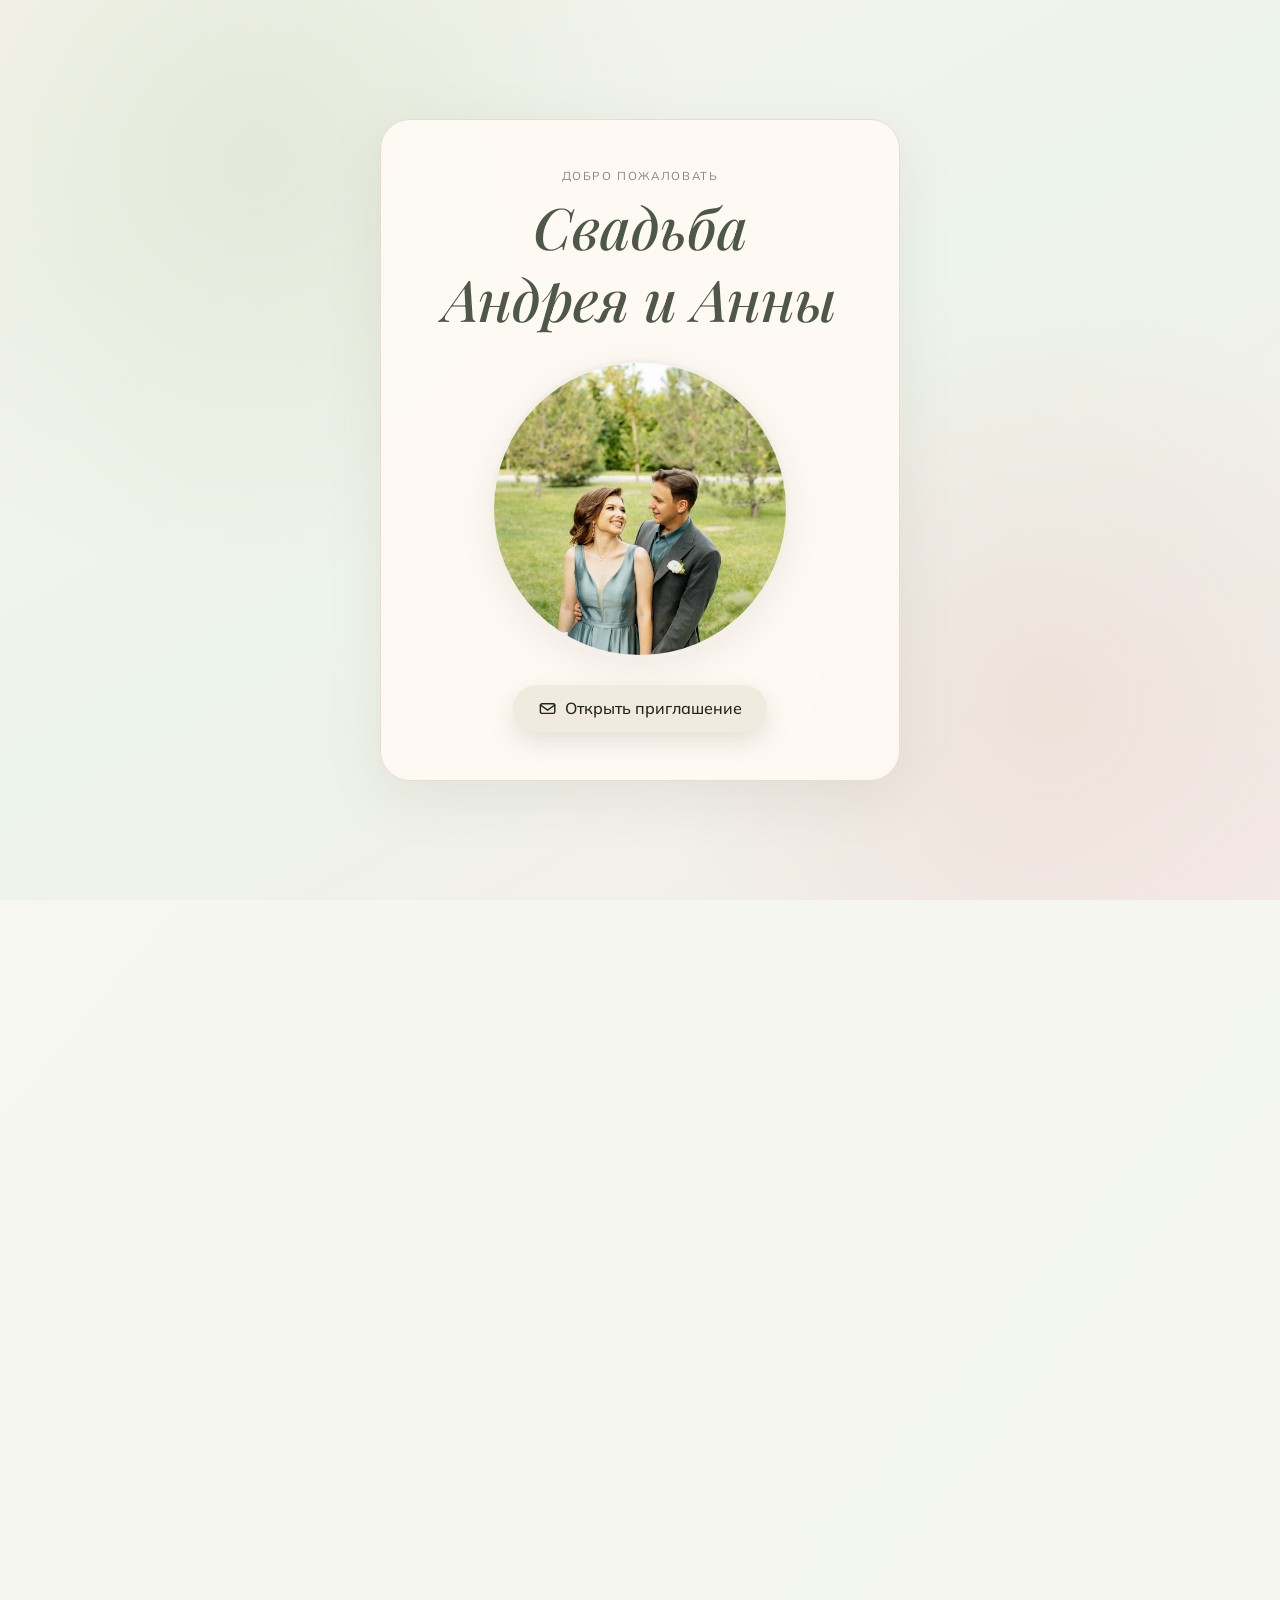
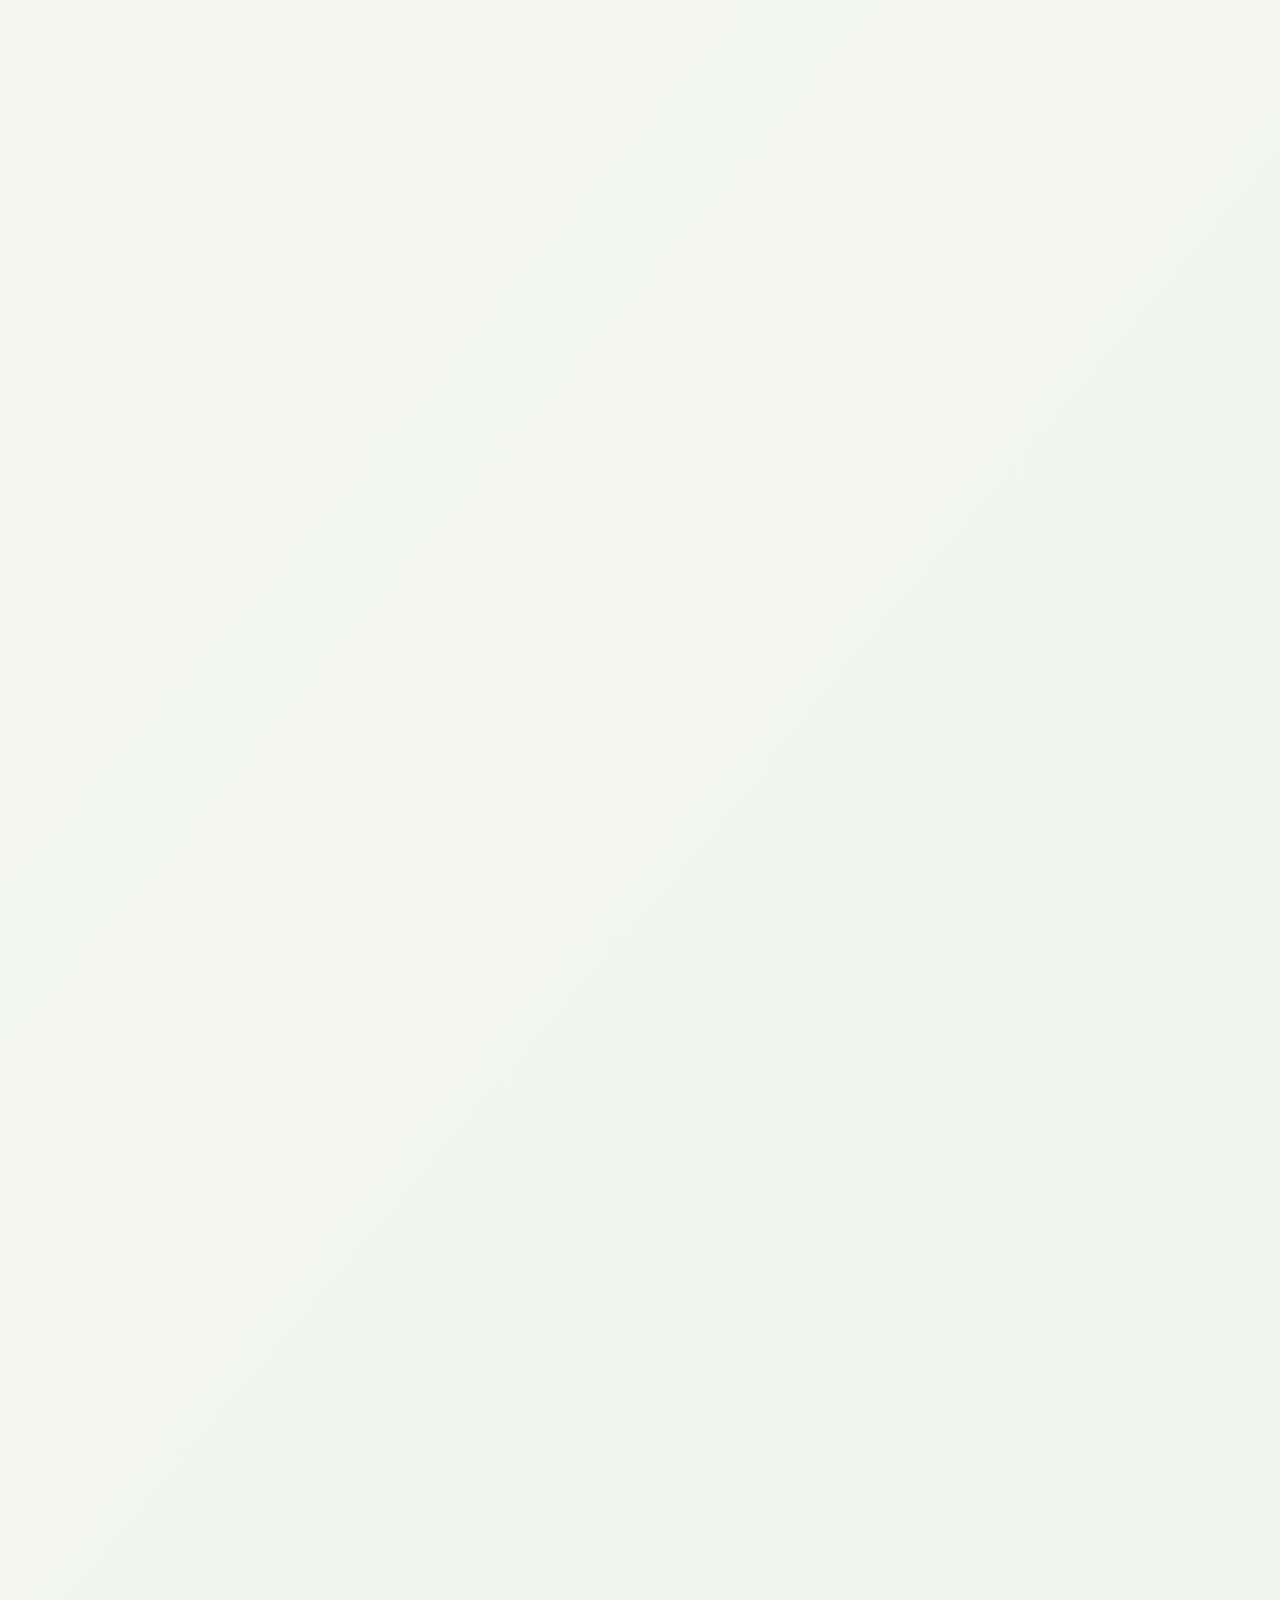
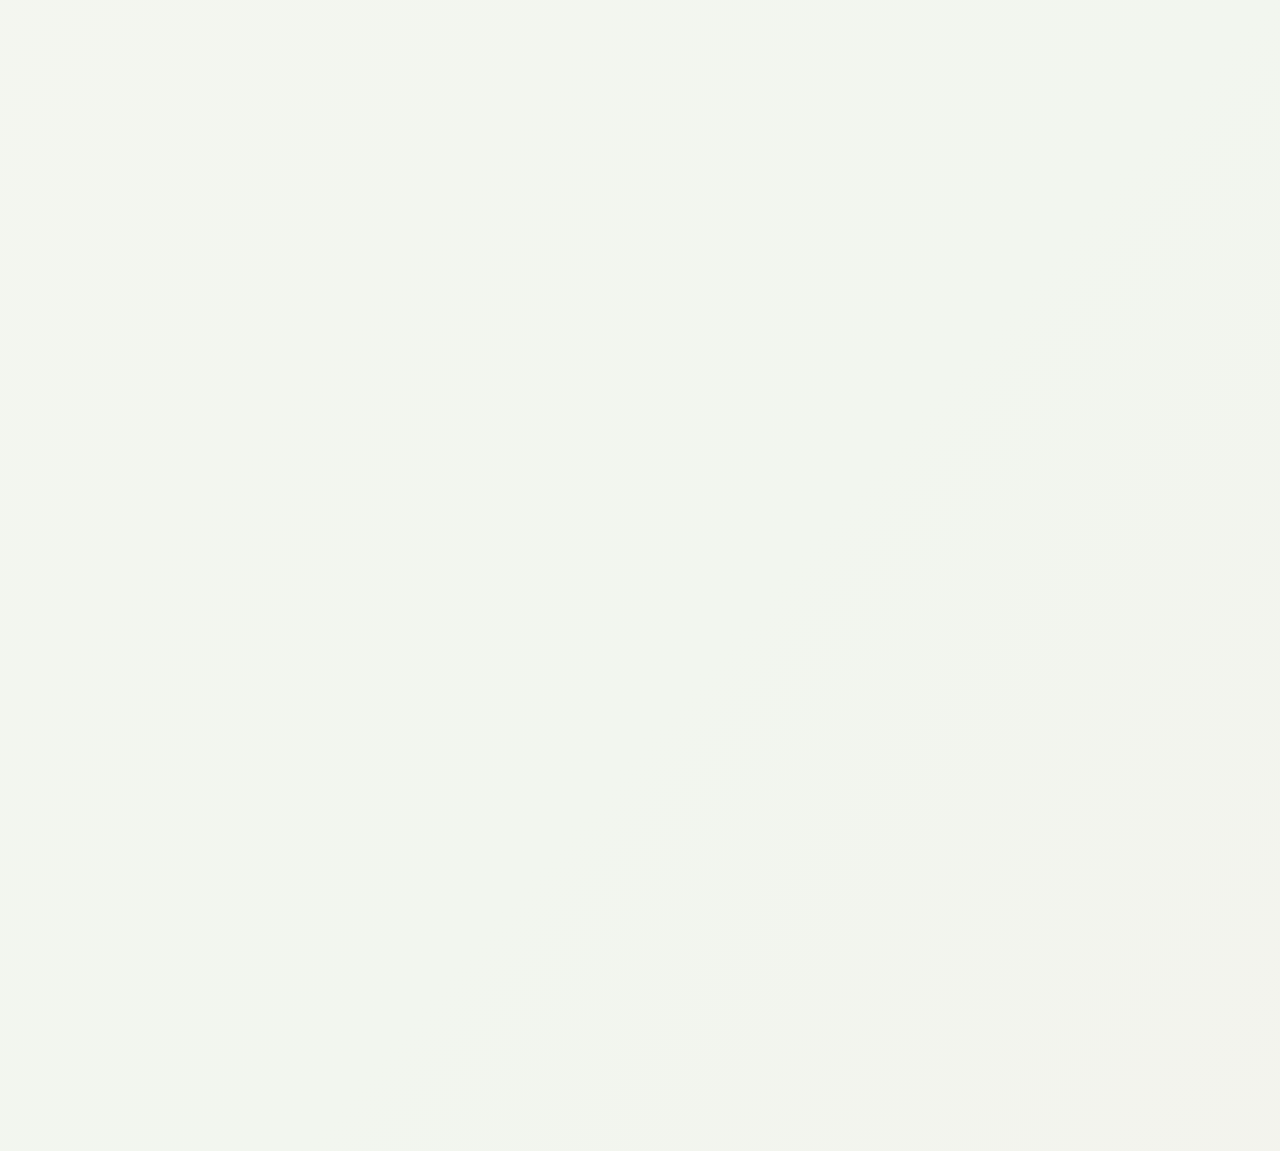
<file: index.html>
<!doctype html>
<html lang="ru">
  <head>
    <meta charset="UTF-8" />
    <meta name="viewport" content="width=device-width, initial-scale=1.0" />
    <title>Свадебное приглашение | Андрей и Анна</title>
    <meta name="description" content="Свадебное приглашение Андрея и Анны" />
    <link rel="preconnect" href="https://fonts.googleapis.com" />
    <link rel="preconnect" href="https://fonts.gstatic.com" crossorigin />
    <link
      href="https://fonts.googleapis.com/css2?family=Cormorant+Garamond:wght@400;500;600;700&family=Great+Vibes&family=Montserrat:wght@300;400&family=Playfair+Display:ital,wght@1,400;1,500;1,600&family=Mulish:wght@300;400;500&display=swap"
      rel="stylesheet"
    />
    <link rel="stylesheet" href="styles.css" />
  </head>
  <body class="intro-active">
    <section class="intro-screen" id="introScreen" aria-label="Вступительный экран">
      <div class="intro-screen__card">
        <div class="intro-screen__header">
          <p class="intro-screen__eyebrow">Добро пожаловать</p>
          <h1>Свадьба<br />Андрея и Анны</h1>
        </div>
        <div class="intro-screen__photo">
          <img src="./img/IMG_1942.JPG" alt="Андрей и Анна" />
        </div>
        <button class="intro-screen__button" id="openInviteButton" type="button">
          <span class="intro-screen__button-icon" aria-hidden="true">
            <svg viewBox="0 0 24 24" fill="none">
              <path d="M3 7.5L12 14L21 7.5" />
              <rect x="3" y="6" width="18" height="12" rx="2" />
            </svg>
          </span>
          <span>Открыть приглашение</span>
        </button>
      </div>
      <div class="confetti-layer" id="confettiLayer" aria-hidden="true"></div>
    </section>

    <main class="invite">
      <div class="background-bloom" aria-hidden="true">
        <span class="bloom bloom--1"></span>
        <span class="bloom bloom--2"></span>
        <span class="bloom bloom--3"></span>
        <span class="bloom bloom--4"></span>
        <span class="bloom bloom--5"></span>
        <span class="bloom bloom--6"></span>
        <span class="bloom bloom--7"></span>
        <span class="bloom bloom--8"></span>
        <span class="bloom bloom--9"></span>
        <span class="bloom bloom--10"></span>
      </div>

      <section class="hero section-floral section-floral--hero reveal">
        <p class="hero__eyebrow">Свадебное приглашение</p>
        <h1 class="hero__title">Андрей <span>&</span> Анна</h1>
        <p class="hero__subtitle">С любовью приглашаем вас разделить с нами особенный день</p>
      </section>

      <section
        class="card floral-card section-floral section-floral--greeting card--locked reveal"
        id="greetingCard"
      >
        <div class="card__inner">
          <p class="card__label"><span class="card__accent">Дорогие наши родные и друзья</span></p>
          <p class="card__text card__text--script">
            Вы получили эту ссылку, а значит мы спешим сообщить вам важную новость!
            <br />
            <strong class="card__accent">Мы женимся</strong>
            <br />
            и очень хотим разделить с вами этот счастливый праздник.
            <br />
            Ждем вас на нашей свадьбе!
          </p>
        </div>
        <button class="card__read-button" id="readInviteButton" type="button">
          <span class="card__read-title">Прочитать</span>
          <span class="card__read-heart" aria-hidden="true">♥</span>
        </button>
      </section>

      <section class="details section-floral section-floral--event reveal">
        <article class="event-card">
          <div class="event-card__header">
            <h2>Место проведения</h2>
            <button class="calendar-add-button" id="openCalendarModal" type="button">
              <svg viewBox="0 0 24 24" fill="none" aria-hidden="true">
                <rect x="3" y="4.5" width="18" height="16" rx="3" />
                <path d="M8 2.8V6.2" />
                <path d="M16 2.8V6.2" />
                <path d="M3 9.2H21" />
                <path d="M12 13V18" />
                <path d="M9.5 15.5H14.5" />
              </svg>
              <span>Добавить</span>
            </button>
          </div>

          <div class="event-card__rows">
            <div class="event-row">
              <span class="event-row__icon" aria-hidden="true">
                <svg viewBox="0 0 24 24" fill="none">
                  <path
                    d="M12 21C12 21 5.5 14.8 5.5 10.2C5.5 6.6 8.4 3.8 12 3.8C15.6 3.8 18.5 6.6 18.5 10.2C18.5 14.8 12 21 12 21Z"
                  />
                  <circle cx="12" cy="10.2" r="2.4" />
                </svg>
              </span>
              <div class="event-row__text">
                <small>Венчание</small>
                <p>Иверско-Серафимовский женский монастырь</p>
                <a
                  class="event-row__map-link"
                  href="https://2gis.kz/almaty/geo/9429940000795677/76.958845,43.269692"
                  target="_blank"
                  rel="noopener noreferrer"
                  style="border-bottom: 1px solid #cfd6c7"
                >
                  Открыть в 2GIS
                </a>
              </div>
            </div>

            <div class="event-row">
              <span class="event-row__icon" aria-hidden="true">
                <svg viewBox="0 0 24 24" fill="none">
                  <path
                    d="M12 21C12 21 5.5 14.8 5.5 10.2C5.5 6.6 8.4 3.8 12 3.8C15.6 3.8 18.5 6.6 18.5 10.2C18.5 14.8 12 21 12 21Z"
                  />
                  <circle cx="12" cy="10.2" r="2.4" />
                </svg>
              </span>
              <div class="event-row__text">
                <small>Банкетный зал</small>
                <p>Tau Hills, Алматы</p>
                <a
                  class="event-row__map-link"
                  href="https://2gis.kz/almaty/firm/70000001097835953?m=77.145294%2C43.29939%2F13.38"
                  target="_blank"
                  rel="noopener noreferrer"
                  style="border-bottom: 1px solid #cfd6c7"
                >
                  Открыть в 2GIS
                </a>
              </div>
            </div>
          </div>
        </article>
      </section>

      <section
        class="calendar section-floral section-floral--calendar reveal"
        aria-label="Календарь торжества"
      >
        <h2 class="calendar__title" id="calendarTitle">Сентябрь 2026</h2>
        <div class="calendar__weekdays" aria-hidden="true">
          <span>ПН</span>
          <span>ВТ</span>
          <span>СР</span>
          <span>ЧТ</span>
          <span>ПТ</span>
          <span>СБ</span>
          <span>ВС</span>
        </div>
        <div class="calendar__grid" id="calendarGrid"></div>
      </section>

      <section
        class="timeline section-floral section-floral--timeline reveal"
        aria-label="Хронология свадебного дня"
      >
        <h2 class="section-title timeline__title">Хронология Дня</h2>
        <p class="section-text">Наш маршрут праздника</p>

        <div class="timeline__list">
          <article class="timeline__item">
            <div class="timeline__icon" aria-hidden="true">
              <svg viewBox="0 0 64 64" fill="none">
                <path d="M12 56V32L32 20L52 32V56" />
                <path d="M24 56V40C24 35.6 27.6 32 32 32C36.4 32 40 35.6 40 40V56" />
                <path d="M20 36H12V56H52V36H44" />
                <path d="M28 12H36" />
                <path d="M32 8V16" />
                <path d="M28 24V16H36V24" />
              </svg>
            </div>
            <div class="timeline__content">
              <span class="timeline__time">14:00</span>
              <h3>Венчание</h3>
              <p>Иверско-Серафимовский женский монастырь</p>
            </div>
          </article>

          <article class="timeline__item">
            <div class="timeline__icon" aria-hidden="true">
              <svg viewBox="0 0 64 64" fill="none">
                <path
                  d="M32 56C32 56 16 40 16 29C16 20.2 23.2 13 32 13C40.8 13 48 20.2 48 29C48 40 32 56 32 56Z"
                />
                <circle cx="32" cy="29" r="9" />
                <path d="M28 29L31 32L37 26" />
              </svg>
            </div>
            <div class="timeline__content">
              <span class="timeline__time">16:00</span>
              <h3>Сбор гостей</h3>
              <p>Tau Hills, Алматы</p>
            </div>
          </article>

          <article class="timeline__item">
            <div class="timeline__icon" aria-hidden="true">
              <svg viewBox="0 0 64 64" fill="none">
                <!-- Left Ring -->
                <circle cx="24" cy="38" r="13" />
                <!-- Right Ring -->
                <circle cx="40" cy="38" r="13" />
                <!-- Interlock Arc (Left ring segment over right ring at top) -->
                <path d="M32 27.75 A 13 13 0 0 1 37 38" />
                <!-- Heart on top -->
                <g transform="translate(32, 17) scale(0.7) translate(-12, -12)">
                  <path
                    d="M12 21.35l-1.45-1.32C5.4 15.36 2 12.28 2 8.5 2 5.42 4.42 3 7.5 3c1.74 0 3.41.81 4.5 2.09C13.09 3.81 14.76 3 16.5 3 19.58 3 22 5.42 22 8.5c0 3.78-3.4 6.86-8.55 11.54L12 21.35z"
                  />
                </g>
              </svg>
            </div>
            <div class="timeline__content">
              <span class="timeline__time">17:00</span>
              <h3>Церемония</h3>
              <p>Tau Hills, Алматы</p>
            </div>
          </article>

          <article class="timeline__item">
            <div class="timeline__icon" aria-hidden="true">
              <svg viewBox="0 0 64 64" fill="none">
                <!-- Left Glass -->
                <g transform="translate(6, 20) rotate(15) scale(1.5)">
                  <path d="M8 21h8" />
                  <path d="M12 15v6" />
                  <path d="M17 3l1 5c.5 2.5-1.5 5-4 5h-4c-2.5 0-4.5-2.5-4-5l1-5h10z" />
                </g>
                <!-- Right Glass -->
                <g transform="translate(22, 20) rotate(-15) scale(1.5)">
                  <path d="M8 21h8" />
                  <path d="M12 15v6" />
                  <path d="M17 3l1 5c.5 2.5-1.5 5-4 5h-4c-2.5 0-4.5-2.5-4-5l1-5h10z" />
                </g>
                <!-- Sparkles / bubbles -->
                <path d="M32 15v-4M30 13h4" />
                <circle cx="28" cy="9" r="1.2" fill="currentColor" />
                <circle cx="36" cy="10" r="1" fill="currentColor" />
              </svg>
            </div>
            <div class="timeline__content">
              <span class="timeline__time">18:00</span>
              <h3>Банкет</h3>
              <p>Tau Hills, Алматы</p>
            </div>
          </article>
        </div>
      </section>

      <section class="dress-code section-floral section-floral--dress reveal">
        <h2 class="section-title">Дресс-код</h2>
        <p class="section-text">Будем рады, если вы поддержите цветовую гамму нашего торжества</p>

        <div class="palette" aria-label="Палитра дресс-кода">
          <div class="palette__item">
            <span style="--swatch: #7f866f"></span>
          </div>
          <div class="palette__item">
            <span style="--swatch: #abb0a1"></span>
          </div>
          <div class="palette__item">
            <span style="--swatch: #bca19a"></span>
          </div>
          <div class="palette__item">
            <span style="--swatch: #dfc0ba"></span>
          </div>
          <div class="palette__item">
            <span style="--swatch: #eedfde"></span>
          </div>
        </div>
      </section>

      <section class="rsvp section-floral section-floral--rsvp reveal" id="rsvp">
        <span class="bloom bloom--rsvp-1"></span>
        <span class="bloom bloom--rsvp-2"></span>
        <span class="bloom bloom--rsvp-3"></span>

        <div class="rsvp__header">
          <h2 class="rsvp__title">
            ЧТОБЫ ВСЕ ПРОШЛО<br />ИДЕАЛЬНО, ОТВЕТЬТЕ,<br />ПОЖАЛУЙСТА НА НЕСКОЛЬКО<br />ВОПРОСОВ:
          </h2>
          <p class="rsvp__subtitle">Просьба заполнить анкету до 25 августа.</p>
        </div>

        <div class="rsvp-premium-card">
          <div class="rsvp__gold-line"></div>
          <form class="rsvp__form" id="rsvpForm">
            <div class="rsvp__group">
              <label for="guestName" class="rsvp__label">Ваше Имя и Фамилия</label>
              <input
                type="text"
                id="guestName"
                name="name"
                placeholder="Иван Иванов, Мария Иванова"
                required
                class="rsvp__input"
              />
            </div>

            <div class="rsvp__group">
              <span class="rsvp__label">Сможете ли вы присутствовать?</span>
              <div class="rsvp__radio-group">
                <label class="rsvp__radio-item">
                  <input type="radio" name="status" value="Я приду" checked />
                  <span class="rsvp__radio-mark"></span>
                  <span class="rsvp__radio-text">Обязательно приду (придём)</span>
                </label>
                <label class="rsvp__radio-item">
                  <input type="radio" name="status" value="К сожалению, не смогу" />
                  <span class="rsvp__radio-mark"></span>
                  <span class="rsvp__radio-text">Не смогу присутствовать (не сможем)</span>
                </label>
              </div>
            </div>

            <div class="rsvp__group" id="drinksGroup">
              <span class="rsvp__label">Ваши предпочтения по напиткам:</span>
              <div class="rsvp__checkbox-group">
                <label class="rsvp__checkbox-item">
                  <input type="checkbox" name="drinks" value="Вино белое" />
                  <span class="rsvp__checkbox-mark"></span>
                  <span class="rsvp__radio-text">Вино белое</span>
                </label>
                <label class="rsvp__checkbox-item">
                  <input type="checkbox" name="drinks" value="Вино красное" />
                  <span class="rsvp__checkbox-mark"></span>
                  <span class="rsvp__radio-text">Вино красное</span>
                </label>
                <label class="rsvp__checkbox-item">
                  <input type="checkbox" name="drinks" value="Водка" />
                  <span class="rsvp__checkbox-mark"></span>
                  <span class="rsvp__radio-text">Водка</span>
                </label>
                <label class="rsvp__checkbox-item">
                  <input type="checkbox" name="drinks" value="Виски" />
                  <span class="rsvp__checkbox-mark"></span>
                  <span class="rsvp__radio-text">Виски</span>
                </label>
                <label class="rsvp__checkbox-item">
                  <input type="checkbox" name="drinks" value="Безалкогольные напитки" />
                  <span class="rsvp__checkbox-mark"></span>
                  <span class="rsvp__radio-text">Безалкогольные напитки</span>
                </label>
              </div>
            </div>

            <button type="submit" class="rsvp__submit-premium">
              <svg viewBox="0 0 24 24" fill="none" aria-hidden="true">
                <path
                  d="M22 2L11 13"
                  stroke="currentColor"
                  stroke-width="2"
                  stroke-linecap="round"
                  stroke-linejoin="round"
                />
                <path
                  d="M22 2L15 22L11 13L2 9L22 2Z"
                  stroke="currentColor"
                  stroke-width="2"
                  stroke-linecap="round"
                  stroke-linejoin="round"
                />
              </svg>
              <span>Отправить</span>
            </button>
          </form>
        </div>
      </section>

      <section class="footer-note section-floral section-floral--footer reveal">
        <p>С нетерпением ждем встречи с вами</p>
        <h3>Андрей и Анна</h3>
      </section>
    </main>

    <div class="calendar-modal" id="calendarModal" aria-hidden="true">
      <div class="calendar-modal__backdrop" id="calendarModalBackdrop"></div>
      <div
        class="calendar-modal__dialog"
        role="dialog"
        aria-modal="true"
        aria-labelledby="calendarModalTitle"
      >
        <button
          class="calendar-modal__close"
          id="closeCalendarModal"
          type="button"
          aria-label="Закрыть окно"
        >
          ×
        </button>
        <h2 id="calendarModalTitle">Добавить в календарь</h2>
        <div class="calendar-modal__actions">
          <a id="googleCalendarLink" target="_blank" rel="noopener noreferrer">Google Calendar</a>
          <a id="appleCalendarLink">Apple Calendar</a>
          <a id="outlookCalendarLink" target="_blank" rel="noopener noreferrer">Outlook Calendar</a>
        </div>
        <p class="calendar-modal__hint" style="margin-top: 1.5rem; font-size: 0.8rem; color: #8a857b; line-height: 1.4; border-top: 1px solid #e7e1d8; padding-top: 1rem;">
          💡 Если календарь не открывается, нажмите «...» в углу экрана и выберите <b>«Открыть в браузере»</b> (Safari или Chrome).
        </p>
      </div>
    </div>

    <script src="script.js"></script>
  </body>
</html>
</file>
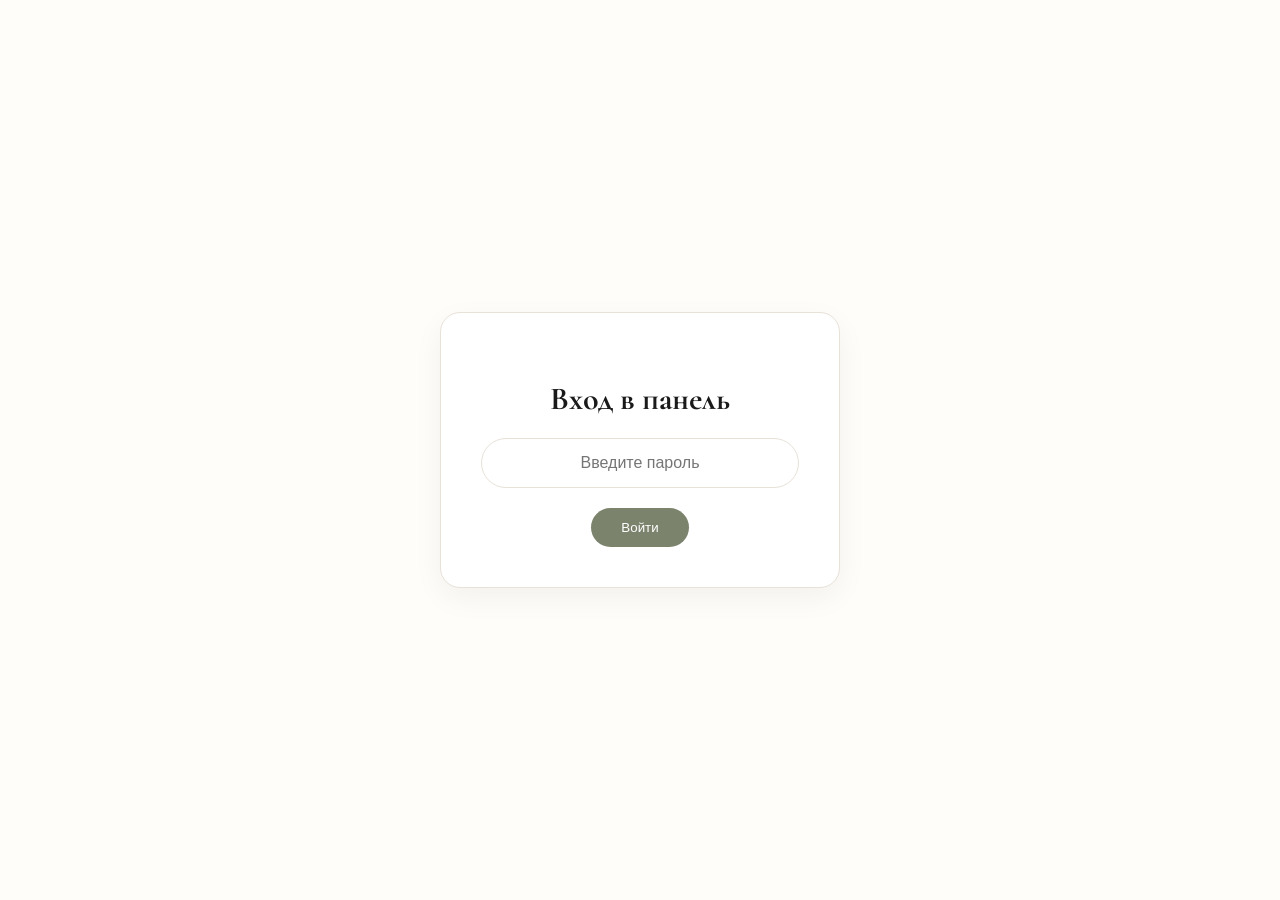
<file: admin.html>
<!DOCTYPE html>
<html lang="ru">
<head>
    <meta charset="UTF-8">
    <meta name="viewport" content="width=device-width, initial-scale=1.0">
    <title>Панель управления | Андрей и Анна</title>
    <link href="https://fonts.googleapis.com/css2?family=Montserrat:wght@300;400;500&family=Cormorant+Garamond:wght@400;600&display=swap" rel="stylesheet">
    <style>
        :root {
            --primary: #7b836d;
            --bg: #fffdfa;
            --text: #1a1a1a;
            --muted: #666;
            --line: #e7e1d8;
        }

        * { box-sizing: border-box; }
        body {
            margin: 0;
            font-family: 'Montserrat', sans-serif;
            background: var(--bg);
            background-image: url("https://www.transparenttextures.com/patterns/natural-paper.png");
            color: var(--text);
            min-height: 100vh;
        }

        /* Password Overlay */
        #loginOverlay {
            position: fixed;
            inset: 0;
            background: var(--bg);
            z-index: 100;
            display: flex;
            align-items: center;
            justify-content: center;
            padding: 20px;
        }

        .login-card {
            max-width: 400px;
            width: 100%;
            text-align: center;
            padding: 40px;
            background: white;
            border-radius: 20px;
            box-shadow: 0 10px 30px rgba(0,0,0,0.05);
            border: 1px solid var(--line);
        }

        .login-card h2 {
            font-family: 'Cormorant Garamond', serif;
            font-size: 2rem;
            margin-bottom: 20px;
        }

        input {
            width: 100%;
            height: 50px;
            border-radius: 25px;
            border: 1px solid var(--line);
            padding: 0 20px;
            margin-bottom: 20px;
            font-size: 1rem;
            text-align: center;
        }

        button {
            background: var(--primary);
            color: white;
            border: none;
            padding: 12px 30px;
            border-radius: 25px;
            font-weight: 500;
            cursor: pointer;
            transition: 0.3s;
        }

        button:hover { opacity: 0.9; transform: translateY(-2px); }

        /* Main Content */
        .container {
            max-width: 1000px;
            margin: 0 auto;
            padding: 40px 20px;
            display: none;
        }

        header {
            text-align: center;
            margin-bottom: 40px;
        }

        header h1 {
            font-family: 'Cormorant Garamond', serif;
            font-size: 2.5rem;
            margin: 0;
            letter-spacing: 0.1em;
            text-transform: uppercase;
        }

        /* Stats */
        .stats {
            display: grid;
            grid-template-columns: repeat(auto-fit, minmax(200px, 1fr));
            gap: 20px;
            margin-bottom: 40px;
        }

        .stat-card {
            background: white;
            padding: 25px;
            border-radius: 15px;
            text-align: center;
            border: 1px solid var(--line);
            box-shadow: 0 4px 15px rgba(0,0,0,0.02);
        }

        .stat-card h3 { font-size: 0.8rem; text-transform: uppercase; color: var(--muted); margin: 0 0 10px; letter-spacing: 0.1em; }
        .stat-card p { font-size: 2rem; font-weight: 300; margin: 0; color: var(--primary); }

        /* Filters */
        .filters {
            display: grid;
            grid-template-columns: repeat(auto-fit, minmax(180px, 1fr));
            gap: 15px;
            margin-bottom: 25px;
        }

        .filters select, .filters input {
            width: 100%;
            height: 45px;
            border-radius: 10px;
            border: 1px solid var(--line);
            padding: 0 15px;
            font-family: inherit;
            font-size: 0.9rem;
            background: white;
            outline: none;
        }

        .filters select:focus, .filters input:focus {
            border-color: var(--primary);
        }

        /* Table */
        .table-container {
            background: white;
            border-radius: 15px;
            border: 1px solid var(--line);
            overflow-x: auto;
            box-shadow: 0 4px 15px rgba(0,0,0,0.02);
        }

        table {
            width: 100%;
            border-collapse: collapse;
            text-align: left;
            min-width: 600px;
        }

        th {
            padding: 20px;
            background: #f9f8f5;
            font-size: 0.8rem;
            text-transform: uppercase;
            letter-spacing: 0.05em;
            border-bottom: 1px solid var(--line);
        }

        td {
            padding: 20px;
            border-bottom: 1px solid #fcfbf8;
            font-size: 0.95rem;
        }

        .status-tag {
            padding: 4px 12px;
            border-radius: 20px;
            font-size: 0.8rem;
            font-weight: 500;
        }

        .status-yes { background: #eef4eb; color: #5b6650; }
        .status-no { background: #fdf2f2; color: #d75866; }

        .loader {
            text-align: center;
            padding: 50px;
            font-style: italic;
            color: var(--muted);
        }

        @media (max-width: 600px) {
            header h1 { font-size: 1.8rem; }
            .stat-card p { font-size: 1.5rem; }
        }
    </style>
</head>
<body>

    <div id="loginOverlay">
        <div class="login-card">
            <h2>Вход в панель</h2>
            <input type="password" id="passwordInput" placeholder="Введите пароль">
            <button onclick="checkPassword()">Войти</button>
            <p id="errorMsg" style="color: #d75866; display: none; margin-top: 15px; font-size: 0.9rem;">Неверный пароль</p>
        </div>
    </div>

    <div class="container" id="mainContent">
        <header>
            <h1>Список гостей</h1>
            <p style="color: var(--muted)">Управление подтверждениями RSVP</p>
        </header>

        <div class="stats">
            <div class="stat-card">
                <h3>Всего ответов</h3>
                <p id="statTotal">0</p>
            </div>
            <div class="stat-card">
                <h3>Придут</h3>
                <p id="statYes">0</p>
            </div>
            <div class="stat-card">
                <h3>Не смогут</h3>
                <p id="statNo">0</p>
            </div>
        </div>

        <div class="filters">
            <div class="filter-group">
                <input type="text" id="searchInput" placeholder="Поиск по имени..." oninput="handleFilters()">
            </div>
            <div class="filter-group">
                <select id="statusFilter" onchange="handleFilters()">
                    <option value="all">Все статусы</option>
                    <option value="yes">Придут</option>
                    <option value="no">Не придут</option>
                </select>
            </div>
            <div class="filter-group">
                <select id="drinkFilter" onchange="handleFilters()">
                    <option value="all">Все напитки</option>
                    <option value="Вино белое">Вино белое</option>
                    <option value="Вино красное">Вино красное</option>
                    <option value="Водка">Водка</option>
                    <option value="Виски">Виски</option>
                    <option value="Безалкогольные напитки">Безалкогольные напитки</option>
                </select>
            </div>
        </div>

        <div class="table-container">
            <table>
                <thead>
                    <tr>
                        <th>Имя гостя</th>
                        <th>Статус</th>
                        <th>Напитки</th>
                        <th>Дата записи</th>
                    </tr>
                </thead>
                <tbody id="guestTableBody">
                    <!-- Data will be loaded here -->
                </tbody>
            </table>
            <div id="loader" class="loader">Загрузка данных...</div>
        </div>
    </div>

    <script>
        const API_URL = 'https://sheetdb.io/api/v1/5wq032yityxfb';
        const CORRECT_PASSWORD = 'wedding2026';
        let GUEST_DATA = [];

        function checkPassword() {
            const input = document.getElementById('passwordInput').value;
            if (input === CORRECT_PASSWORD) {
                document.getElementById('loginOverlay').style.display = 'none';
                document.getElementById('mainContent').style.display = 'block';
                loadData();
            } else {
                document.getElementById('errorMsg').style.display = 'block';
            }
        }

        async function loadData() {
            try {
                const response = await fetch(API_URL);
                const data = await response.json();
                
                // Sort by date (newest first)
                data.reverse();
                GUEST_DATA = data;

                renderStats(data);
                renderTable(data);
                document.getElementById('loader').style.display = 'none';
            } catch (error) {
                console.error('Error fetching data:', error);
                document.getElementById('loader').textContent = 'Ошибка загрузки данных.';
            }
        }

        function handleFilters() {
            const searchTerm = document.getElementById('searchInput').value.toLowerCase();
            const statusFilter = document.getElementById('statusFilter').value;
            const drinkFilter = document.getElementById('drinkFilter').value;

            const filtered = GUEST_DATA.filter(item => {
                const nameMatch = (item.name || '').toLowerCase().includes(searchTerm);
                
                const isComing = item.status === 'Я приду' || item.status === 'Мы придем' || item.status === 'Обязательно приду (придём)';
                const statusMatch = statusFilter === 'all' || 
                                   (statusFilter === 'yes' && isComing) || 
                                   (statusFilter === 'no' && !isComing);
                
                const drinkMatch = drinkFilter === 'all' || 
                                  (item.drinks || '').includes(drinkFilter);

                return nameMatch && statusMatch && drinkMatch;
            });

            renderTable(filtered);
        }

        function renderStats(data) {
            const total = data.length;
            const yes = data.filter(item => item.status === 'Я приду' || item.status === 'Мы придем' || item.status === 'Обязательно приду (придём)').length;
            const no = total - yes;

            document.getElementById('statTotal').textContent = total;
            document.getElementById('statYes').textContent = yes;
            document.getElementById('statNo').textContent = no;
        }

        function renderTable(data) {
            const tbody = document.getElementById('guestTableBody');
            tbody.innerHTML = '';

            data.forEach(item => {
                const isComing = item.status === 'Я приду' || item.status === 'Мы придем' || item.status === 'Обязательно приду (придём)';
                
                // Обработка даты из Google Sheets (бывает числом или строкой)
                let dateDisplay = item.datetime || '—';
                if (!isNaN(dateDisplay) && dateDisplay !== '—' && !dateDisplay.includes('.')) {
                    // Конвертация серийного числа Excel/Google в JS Date
                    const date = new Date((parseFloat(dateDisplay) - 25569) * 86400 * 1000);
                    dateDisplay = date.toLocaleString('ru-RU', { 
                        day: '2-digit', 
                        month: '2-digit', 
                        year: 'numeric',
                        hour: '2-digit',
                        minute: '2-digit'
                    });
                }

                const row = document.createElement('tr');
                
                row.innerHTML = `
                    <td><strong>${item.name || '—'}</strong></td>
                    <td>
                        <span class="status-tag ${isComing ? 'status-yes' : 'status-no'}">
                            ${isComing ? 'Придет' : 'Не придет'}
                        </span>
                    </td>
                    <td style="color: var(--muted); font-size: 0.85rem;">${item.drinks || '—'}</td>
                    <td style="color: var(--muted); font-size: 0.85rem;">${dateDisplay}</td>
                `;
                tbody.appendChild(row);
            });
        }

        // Allow Enter key to submit password
        document.getElementById('passwordInput').addEventListener('keypress', function(e) {
            if (e.key === 'Enter') checkPassword();
        });
    </script>
</body>
</html>
</file>
<file: styles.css>
@font-face {
  font-family: 'Quinnesha';
  src: url('fonts/QuinneshademoRegular.woff2') format('woff2');
  font-weight: normal;
  font-style: normal;
  font-display: swap;
}

@font-face {
  font-family: 'Quinnesha';
  src: url('fonts/QuinneshademoItalic.woff2') format('woff2');
  font-weight: normal;
  font-style: italic;
  font-display: swap;
}

:root {
  --bg: #f8f7f3;
  --card: #ffffffcc;
  --text: #4d4b46;
  --muted: #7b786f;
  --line: #e7e1d8;
  --accent: #bca19a;
  --title: #5b6650;
}

* {
  box-sizing: border-box;
}

html,
body {
  margin: 0;
  padding: 0;
}

body {
  min-height: 100vh;
  font-family: "Mulish", sans-serif;
  color: var(--text);
  background: linear-gradient(130deg, #f8f6f1, #f2f6ef, #f6ece8, #eef4eb);
  background-size: 240% 240%;
  animation: backgroundShift 18s ease-in-out infinite;
  overflow-x: hidden;
}

body.intro-active {
  overflow: hidden;
}

.invite {
  position: relative;
  isolation: isolate;
  width: min(920px, calc(100% - 2.5rem));
  margin: 0 auto;
  padding: 3rem 0 4rem;
  transition: opacity 700ms ease, transform 700ms ease, filter 700ms ease;
}

body.intro-active .invite {
  opacity: 0;
  transform: scale(0.985);
  filter: blur(6px);
  pointer-events: none;
}

.intro-screen {
  position: fixed;
  inset: 0;
  z-index: 30;
  display: grid;
  place-items: center;
  padding: 1rem;
  background:
    radial-gradient(circle at 20% 18%, #d7e3cf99 0%, transparent 34%),
    radial-gradient(circle at 82% 78%, #ead4cd80 0%, transparent 32%),
    linear-gradient(150deg, #f7f3ec, #edf4ea, #f5ece8);
  transition: opacity 650ms ease, visibility 650ms ease;
}

.intro-screen--closing {
  opacity: 0;
  visibility: hidden;
}

.intro-screen__card {
  width: min(520px, 100%);
  border-radius: 30px;
  border: 1px solid #e4ddd2;
  background: #fffaf4e8;
  box-shadow: 0 16px 52px #9a8f7f26;
  text-align: center;
  padding: clamp(2rem, 5vw, 3rem);
  backdrop-filter: blur(2px);
  display: flex;
  flex-direction: column;
  align-items: center;
  gap: 1.6rem;
}

.intro-screen__header {
  display: flex;
  flex-direction: column;
  align-items: center;
  gap: 0.4rem;
}

.intro-screen__eyebrow {
  margin: 0;
  text-transform: uppercase;
  letter-spacing: 0.14em;
  font-size: 0.72rem;
  color: #8a857b;
}

.intro-screen h1 {
  margin: 0;
  font-family: "Playfair Display", serif !important;
  font-style: italic;
  font-size: clamp(2.3rem, 6.5vw, 3.6rem);
  line-height: 1.25;
  color: #4e5848;
  font-weight: 500 !important;
}

.intro-screen__photo {
  width: min(300px, 70vw);
  aspect-ratio: 1;
  border-radius: 50%;
  border: 4px solid #f4efe8;
  box-shadow: 0 10px 35px #3f362114;
  overflow: hidden;
}

.intro-screen__photo img { 
  width: 100%;
  height: 100%;
  object-fit: cover;
  object-position: center 60%;
  display: block;
  transform: scale(1.7) translate(-3.5%, 0);
}

.intro-screen__button {
  border: 0;
  border-radius: 999px;
  padding: 0.85rem 1.55rem;
  font-family: "Mulish", sans-serif;
  font-size: 1rem;
  font-weight: 500;
  color: #1f241c;
  background: #f1ebdf;
  cursor: pointer;
  transition: transform 180ms ease, box-shadow 180ms ease, filter 180ms ease;
  box-shadow: 0 10px 24px #86735f30;
  display: inline-flex;
  align-items: center;
  gap: 0.55rem;
}

.intro-screen__button-icon {
  width: 1.2rem;
  height: 1.2rem;
  display: inline-grid;
  place-items: center;
  animation: mailBounce 1.6s ease-in-out infinite;
}

.intro-screen__button-icon svg {
  width: 100%;
  height: 100%;
  stroke: currentColor;
  stroke-width: 1.8;
  stroke-linecap: round;
  stroke-linejoin: round;
}

.intro-screen__button:hover {
  transform: translateY(-2px);
  filter: brightness(1.05);
}

.intro-screen__button:active {
  transform: translateY(0);
}

.confetti-layer {
  position: absolute;
  inset: 0;
  pointer-events: none;
  overflow: hidden;
}

.confetti-piece {
  position: absolute;
  top: -8%;
  width: 8px;
  height: 16px;
  border-radius: 2px;
  opacity: 0;
  transform: translate3d(0, 0, 0) rotate(0deg);
  animation: confettiFall var(--dur, 1400ms) ease-out var(--delay, 0ms) forwards;
}

.background-bloom {
  position: fixed;
  inset: 0;
  pointer-events: none;
  z-index: -1;
  overflow: hidden;
}

.bloom {
  position: absolute;
  width: clamp(120px, 18vw, 220px);
  aspect-ratio: 1;
  border-radius: 50%;
  opacity: 0.3;
  background:
    radial-gradient(circle at 50% 16%, #f2d6db 0 18%, transparent 19%),
    radial-gradient(circle at 18% 52%, #cddcc6 0 17%, transparent 18%),
    radial-gradient(circle at 82% 52%, #efdeda 0 17%, transparent 18%),
    radial-gradient(circle at 50% 84%, #d9e3d1 0 16%, transparent 17%),
    radial-gradient(circle at 36% 30%, #f7e6e8 0 12%, transparent 13%),
    radial-gradient(circle at 64% 30%, #e7f0df 0 12%, transparent 13%),
    radial-gradient(circle at 50% 50%, #fffdf8 0 13%, transparent 14%);
  filter: saturate(1.05);
  animation: bloomFloat 18s ease-in-out infinite;
}

.bloom--1 {
  left: 4%;
  top: 14%;
  animation-delay: -2s;
}

.bloom--2 {
  left: 86%;
  top: 19%;
  animation-delay: -7s;
}

.bloom--3 {
  left: 11%;
  top: 67%;
  animation-delay: -11s;
}

.bloom--4 {
  left: 81%;
  top: 71%;
  animation-delay: -5s;
}

.bloom--5 {
  left: 46%;
  top: 86%;
  animation-delay: -9s;
}

.bloom--6 {
  left: 26%;
  top: 6%;
  animation-delay: -4s;
}

.bloom--7 {
  left: 64%;
  top: 38%;
  animation-delay: -12s;
}

.bloom--8 {
  left: 3%;
  top: 43%;
  animation-delay: -8s;
}

.bloom--9 {
  left: 90%;
  top: 52%;
  animation-delay: -14s;
}

.bloom--10 {
  left: 52%;
  top: 12%;
  animation-delay: -6s;
}

.section-floral {
  position: relative;
  overflow: hidden;
  --fl-a: #efd6dc;
  --fl-b: #d7e1d1;
  --fl-c: #d8e1d2;
  --fl-ax: 33%;
  --fl-ay: 36%;
  --fl-bx: 69%;
  --fl-by: 36%;
  --fl-cx: 54%;
  --fl-cy: 67%;
  --fl-as: 34px;
  --fl-bs: 28px;
  --fl-cs: 22px;
  --fl-opacity: 0.82;
}

.section-floral::before,
.section-floral::after {
  content: "";
  position: absolute;
  pointer-events: none;
  z-index: 0;
  width: 122px;
  height: 122px;
  opacity: var(--fl-opacity);
}

.section-floral::before {
  top: 10px;
  left: 10px;
  background:
    radial-gradient(circle at var(--fl-ax) var(--fl-ay), var(--fl-a) 0 var(--fl-as), transparent calc(var(--fl-as) + 1px)),
    radial-gradient(circle at var(--fl-bx) var(--fl-by), var(--fl-b) 0 var(--fl-bs), transparent calc(var(--fl-bs) + 1px)),
    radial-gradient(circle at var(--fl-cx) var(--fl-cy), var(--fl-c) 0 var(--fl-cs), transparent calc(var(--fl-cs) + 1px));
  border-radius: 22px;
}

.section-floral::after {
  top: -34px;
  right: -30px;
  opacity: 0.45;
  background:
    radial-gradient(circle at 35% 45%, #f2e1de 0 32px, transparent 33px),
    radial-gradient(circle at 68% 65%, #dfe8da 0 25px, transparent 26px);
}

.section-floral > * {
  position: relative;
  z-index: 1;
}

.section-floral--hero {
  --fl-a: #efd6dc;
  --fl-b: #d6dfd0;
  --fl-c: #e6ece0;
  --fl-ax: 30%;
  --fl-ay: 35%;
  --fl-bx: 70%;
  --fl-by: 32%;
  --fl-cx: 52%;
  --fl-cy: 66%;
}

.section-floral--greeting {
  --fl-a: #f0d9de;
  --fl-b: #cfdbc8;
  --fl-c: #dce5d6;
  --fl-ax: 28%;
  --fl-ay: 34%;
  --fl-bx: 67%;
  --fl-by: 35%;
  --fl-cx: 52%;
  --fl-cy: 70%;
}

.section-floral--event {
  --fl-a: #ead3da;
  --fl-b: #d4ddcd;
  --fl-c: #f0e4df;
  --fl-ax: 35%;
  --fl-ay: 33%;
  --fl-bx: 68%;
  --fl-by: 40%;
  --fl-cx: 47%;
  --fl-cy: 71%;
}

.section-floral--calendar {
  --fl-a: #ecd7dd;
  --fl-b: #d5dfcf;
  --fl-c: #dfe7d8;
  --fl-ax: 34%;
  --fl-ay: 36%;
  --fl-bx: 71%;
  --fl-by: 34%;
  --fl-cx: 56%;
  --fl-cy: 67%;
}

.section-floral--timeline {
  --fl-a: #f0dbe0;
  --fl-b: #cfdac8;
  --fl-c: #e8ece3;
  --fl-ax: 29%;
  --fl-ay: 35%;
  --fl-bx: 66%;
  --fl-by: 38%;
  --fl-cx: 53%;
  --fl-cy: 71%;
}

.section-floral--dress {
  --fl-a: #ecd7de;
  --fl-b: #d8e2d1;
  --fl-c: #f3e7e3;
  --fl-ax: 36%;
  --fl-ay: 32%;
  --fl-bx: 69%;
  --fl-by: 36%;
  --fl-cx: 49%;
  --fl-cy: 69%;
}

.section-floral--footer {
  --fl-a: #efd9df;
  --fl-b: #d3decc;
  --fl-c: #dce6d6;
  --fl-ax: 31%;
  --fl-ay: 34%;
  --fl-bx: 68%;
  --fl-by: 34%;
  --fl-cx: 54%;
  --fl-cy: 68%;
}

.footer-note.section-floral::before {
  top: 22px;
  left: 18px;
}

.hero {
  text-align: center;
  padding: 4.5rem 1.25rem 3rem;
}

.hero__eyebrow {
  margin: 0;
  letter-spacing: 0.16em;
  text-transform: uppercase;
  font-size: 0.72rem;
  color: var(--muted);
}

.hero__title {
  margin: 0.8rem 0;
  font-family: "Cormorant Garamond", serif;
  font-size: clamp(2.7rem, 8vw, 5.8rem);
  line-height: 1;
  font-weight: 600;
  color: var(--title);
}

.hero__title span {
  font-weight: 400;
  color: var(--accent);
  padding: 0 0.5rem;
}

.hero__subtitle {
  max-width: 34rem;
  margin: 0 auto;
  font-size: clamp(1rem, 2.5vw, 1.2rem);
  line-height: 1.6;
  color: #666157;
}

.card {
  border: 1px solid var(--line);
  border-radius: 28px;
  background: var(--card);
  backdrop-filter: blur(2px);
  box-shadow: 0 18px 55px #d3cec322;
  margin: 1.2rem 0;
}

.card__inner {
  padding: clamp(1.6rem, 5vw, 3rem);
  text-align: center;
}

.card__label {
  margin: 0;
  font-size: 0.78rem;
  text-transform: uppercase;
  letter-spacing: 0.15em;
  color: var(--muted);
}

.card__text {
  margin: 0.9rem auto 0;
  max-width: 40rem;
  line-height: 1.8;
  font-size: clamp(1rem, 2.3vw, 1.15rem);
}

.card__text--script {
  font-family: "Playfair Display", serif;
  font-style: italic;
  font-size: clamp(1.6rem, 4.1vw, 2.25rem);
  line-height: 1.35;
}

.card__read-button {
  position: absolute;
  left: 50%;
  top: 50%;
  transform: translate(-50%, -50%);
  border: 0;
  border-radius: 999px;
  padding: 0.68rem 1.15rem;
  background: #f4eee3ee;
  color: #3f4738;
  font-family: "Mulish", sans-serif;
  font-size: 0.9rem;
  font-weight: 500;
  display: inline-flex;
  align-items: center;
  gap: 0.35rem;
  cursor: pointer;
  box-shadow: 0 7px 18px #5d524116;
  z-index: 3;
}

.card__read-title {
  font-family: "Playfair Display", serif;
  font-style: italic;
  font-size: 1.45rem;
  line-height: 1;
  margin-top: 0.08rem;
}

.card__read-heart {
  color: #d75866;
  animation: readHeartBounce 1.6s ease-in-out infinite;
}

.card__accent {
  color: #57624a;
}

.card__accent--strong {
  color: #d75866;
}

.card--locked .card__inner {
  filter: blur(5px);
  user-select: none;
  pointer-events: none;
}

.card:not(.card--locked) .card__read-button {
  opacity: 0;
  pointer-events: none;
}

.floral-card {
  position: relative;
  overflow: hidden;
}

.floral-card::before,
.floral-card::after {
  display: none;
}

.details {
  display: block;
  margin: 1.2rem 0;
}

.event-card {
  border-radius: 24px;
  border: 1px solid #e5ddd2;
  background: #fffdf9;
  padding: clamp(1rem, 3.2vw, 1.7rem);
}

.event-card__header {
  display: flex;
  justify-content: space-between;
  align-items: center;
  gap: 0.8rem;
  margin-bottom: 0.85rem;
}

.event-card__header h2 {
  margin: 0;
  font-family: "Cormorant Garamond", serif;
  font-size: clamp(2rem, 5vw, 2.7rem);
  color: #58624b;
  font-weight: 600;
}

.event-card__rows {
  display: grid;
  gap: 0.55rem;
}

.event-row {
  display: flex;
  align-items: center;
  gap: 0.75rem;
  padding: 0.38rem 0;
}

.event-row__icon {
  width: 2rem;
  height: 2rem;
  border-radius: 50%;
  border: 1px solid #d9d1c4;
  color: #7f866f;
  display: grid;
  place-items: center;
  flex-shrink: 0;
}

.event-row__icon svg {
  width: 1.1rem;
  height: 1.1rem;
  stroke: currentColor;
  stroke-width: 1.8;
  stroke-linecap: round;
  stroke-linejoin: round;
}

.event-row__text small {
  display: block;
  margin-bottom: 0.05rem;
  font-size: 0.72rem;
  letter-spacing: 0.08em;
  text-transform: uppercase;
  color: #8d877c;
}

.event-row__text p {
  margin: 0;
  font-size: clamp(1rem, 2.3vw, 1.2rem);
  color: #4f4d47;
  line-height: 1.35;
}

.event-row__map-link {
  display: inline-block;
  margin-top: 0.18rem;
  font-size: 0.84rem;
  color: #6e7a61;
  text-decoration: none;
}

.event-row__map-link:hover {
  color: #5c6751;
}

.calendar-add-button {
  margin-top: 0;
  border: 0;
  border-radius: 999px;
  padding: 0.48rem 0.8rem;
  font-family: "Mulish", sans-serif;
  font-size: 0.82rem;
  font-weight: 500;
  color: #ffffff;
  background: linear-gradient(120deg, #7f866f, #bca19a);
  cursor: pointer;
  transition: transform 180ms ease, filter 180ms ease;
  display: inline-flex;
  align-items: center;
  gap: 0.35rem;
}

.calendar-add-button svg {
  width: 0.95rem;
  height: 0.95rem;
  stroke: currentColor;
  stroke-width: 1.8;
  stroke-linecap: round;
  stroke-linejoin: round;
}

.calendar-add-button:hover {
  transform: translateY(-2px);
  filter: brightness(1.04);
}

.calendar-modal {
  position: fixed;
  inset: 0;
  z-index: 40;
  opacity: 0;
  visibility: hidden;
  transition: opacity 220ms ease, visibility 220ms ease;
}

.calendar-modal.is-open {
  opacity: 1;
  visibility: visible;
}

.calendar-modal__backdrop {
  position: absolute;
  inset: 0;
  background: #27231d66;
}

.calendar-modal__dialog {
  position: relative;
  width: min(460px, calc(100% - 1.4rem));
  margin: max(8vh, 3rem) auto 0;
  border-radius: 22px;
  border: 1px solid #e7e1d7;
  background: #fffdf9;
  padding: 1.2rem 1.2rem 1rem;
  box-shadow: 0 20px 46px #4b43371f;
}

.calendar-modal__dialog h2 {
  margin: 0;
  font-family: "Cormorant Garamond", serif;
  font-size: clamp(1.8rem, 5vw, 2.3rem);
  color: #535e45;
}

.calendar-modal__dialog p {
  margin: 0.2rem 0 0.85rem;
  color: #766f65;
}

.calendar-modal__close {
  position: absolute;
  right: 0.55rem;
  top: 0.35rem;
  border: 0;
  background: transparent;
  color: #7b7469;
  font-size: 1.8rem;
  line-height: 1;
  cursor: pointer;
}

.calendar-modal__actions {
  display: grid;
  gap: 0.55rem;
}

.calendar-modal__actions a {
  text-decoration: none;
  border-radius: 999px;
  padding: 0.68rem 0.95rem;
  text-align: center;
  font-weight: 500;
  color: #2f3528;
  background: #f4eee4;
  border: 1px solid #e8dfd2;
}

.calendar-modal__actions a:hover {
  filter: brightness(0.98);
}

.calendar {
  border-radius: 28px;
  border: 1px solid var(--line);
  background: #fffffff2;
  margin: 1.2rem 0;
  padding: clamp(1.3rem, 4vw, 2.4rem);
  text-align: center;
}

.calendar__title {
  margin: 0 0 1.35rem;
  font-family: "Cormorant Garamond", serif;
  font-size: clamp(2.2rem, 5.4vw, 3.45rem);
  line-height: 1;
  color: #3f3b36;
  font-weight: 500;
}

.calendar__weekdays {
  display: grid;
  grid-template-columns: repeat(7, minmax(0, 1fr));
  gap: 0.3rem;
  margin-bottom: 0.7rem;
  color: #87837a;
}

.calendar__weekdays span {
  font-size: clamp(0.85rem, 2vw, 1rem);
  letter-spacing: 0.08em;
}

.calendar__grid {
  display: grid;
  grid-template-columns: repeat(7, minmax(0, 1fr));
  gap: 0.3rem;
}

.calendar__day {
  position: relative;
  height: clamp(52px, 9vw, 74px);
  display: grid;
  place-items: center;
  font-family: "Cormorant Garamond", serif;
  font-size: clamp(1.9rem, 4.2vw, 3.2rem);
  color: #2e2b28;
}

.calendar__day--muted {
  color: #c7c3bd;
}

.calendar__day--selected::before {
  content: "♡";
  position: absolute;
  font-size: clamp(5.6rem, 13vw, 8.8rem);
  line-height: 1;
  color: #d75866;
  left: 50%;
  top: 52%;
  transform: translate(-50%, -50%);
  pointer-events: none;
  animation: heartPulse 2.1s ease-in-out infinite;
}

.timeline {
  border-radius: 28px;
  border: 1px solid var(--line);
  background: #fffdfa;
  padding: clamp(1.6rem, 4vw, 2.7rem);
  margin: 1.2rem 0;
  text-align: center;
}

.timeline__list {
  margin-top: 1.2rem;
  display: grid;
  grid-template-columns: 1fr;
  gap: 0.75rem;
}

.timeline__title {
  font-family: "Great Vibes", cursive;
  font-size: clamp(2.7rem, 7vw, 4.3rem);
  color: #38342f;
  font-weight: 400;
  letter-spacing: 0.02em;
}

.timeline__item {
  border-radius: 18px;
  border: 1px solid #ece4da;
  background: #ffffff;
  padding: 0.9rem 1rem;
  display: flex;
  align-items: center;
  gap: 1rem;
}

.timeline__icon {
  width: clamp(72px, 14vw, 96px);
  aspect-ratio: 1;
  border-radius: 50%;
  border: 1.5px solid #3d3935;
  display: grid;
  place-items: center;
  flex-shrink: 0;
  background: #fffcf8;
}

.timeline__icon svg {
  width: 58%;
  height: 58%;
  stroke: #3b3833;
  stroke-width: 1.8;
  stroke-linecap: round;
  stroke-linejoin: round;
}

.timeline__content {
  text-align: left;
  display: grid;
  gap: 0.02rem;
}

.timeline__time {
  display: inline-block;
  font-family: "Great Vibes", cursive;
  font-size: clamp(2.2rem, 6vw, 3.3rem);
  color: #2f2c28;
  line-height: 0.78;
  margin-bottom: -0.16rem;
}

.timeline__item h3 {
  margin: 0;
  font-family: "Cormorant Garamond", serif;
  font-size: clamp(1.4rem, 2.8vw, 1.95rem);
  color: #58624d;
  font-weight: 600;
}

.timeline__item p {
  margin: 0;
  color: #6f695f;
  font-size: 0.92rem;
}

.dress-code {
  border-radius: 28px;
  border: 1px solid var(--line);
  background: #fffdfa;
  padding: clamp(1.6rem, 4vw, 2.7rem);
  margin: 1.2rem 0;
  text-align: center;
}

.section-title {
  margin: 0;
  font-family: "Cormorant Garamond", serif;
  font-size: clamp(2rem, 5vw, 3rem);
  color: #5e694f;
}

.section-text {
  margin: 0.5rem auto 1.5rem;
  max-width: 35rem;
  line-height: 1.7;
  color: #6a655d;
}

.palette {
  display: flex;
  justify-content: center;
  align-items: center;
  gap: clamp(1rem, 3vw, 2rem);
  flex-wrap: wrap;
}

.palette__item {
  display: flex;
  flex-direction: column;
  align-items: center;
  gap: 0.55rem;
}

.palette__item span {
  width: clamp(76px, 14vw, 100px);
  aspect-ratio: 1;
  display: inline-block;
  border-radius: 50%;
  border: 3px solid #fff;
  box-shadow: 0 5px 16px #2d291817;
  background: var(--swatch);
}

.palette__item small {
  font-size: 0.78rem;
  color: #6f695f;
}

.rsvp {
  position: relative;
  text-align: center;
  padding: clamp(3rem, 10vw, 6rem) 1rem;
  background: #fffdfa;
  background-image: url("https://www.transparenttextures.com/patterns/natural-paper.png");
  border: 1px solid var(--line);
  border-radius: 28px;
  margin: 1.2rem 0;
  overflow: hidden;
  font-family: 'Montserrat', sans-serif;
}

.rsvp .bloom {
  width: clamp(80px, 15vw, 150px);
  opacity: 0.35;
}

.rsvp .bloom--rsvp-1 {
  top: -5%;
  right: -5%;
  animation-delay: -2s;
}

.rsvp .bloom--rsvp-2 {
  bottom: -5%;
  left: -5%;
  animation-delay: -5s;
}

.rsvp .bloom--rsvp-3 {
  top: 40%;
  left: -8%;
  width: 60px;
  animation-delay: -8s;
}

.section-floral--rsvp {
  --fl-a: #f2d6db;
  --fl-b: #cddcc6;
  --fl-c: #efdeda;
  --fl-ax: 32%;
  --fl-ay: 34%;
  --fl-bx: 68%;
  --fl-by: 36%;
  --fl-cx: 51%;
  --fl-cy: 69%;
  --fl-opacity: 0.4;
}

.rsvp__header {
  position: relative;
  z-index: 1;
  margin-bottom: clamp(2rem, 6vw, 3.5rem);
}

.rsvp__title {
  font-weight: 300;
  font-size: clamp(1.25rem, 4.5vw, 2.1rem);
  line-height: 1.35;
  letter-spacing: 0.18em;
  color: #1a1a1a;
  margin: 0 0 1.2rem;
  text-transform: uppercase;
}

.rsvp__subtitle {
  font-weight: 400;
  font-size: clamp(0.9rem, 2.5vw, 1rem);
  color: #666;
  margin: 0;
}
.rsvp-premium-card {
  position: relative;
  z-index: 1;
  max-width: 540px;
  margin: 0 auto;
  background: none;
  backdrop-filter: none;
  padding: clamp(2rem, 7vw, 3.5rem) clamp(1.2rem, 5vw, 3rem);
  border-radius: 4px;
  box-shadow: none;
}
...
@media (max-width: 460px) {
  .rsvp__title {
    font-size: 1.15rem;
    letter-spacing: 0.14em;
  }

  .rsvp__radio-text {
    font-size: 0.95rem;
  }

  .rsvp__input {
    height: 58px;
    font-size: 0.95rem;
  }

  .rsvp__submit-premium {
    height: 64px;
    font-size: 1.1rem;
  }
...
  position: absolute;
  top: 12px;
  left: 12px;
  right: 12px;
  bottom: 12px;
  border: 1px solid #d4af3728;
  pointer-events: none;
}

.rsvp__form {
  display: grid;
  gap: 2.2rem;
  text-align: left;
}

.rsvp__group {
  display: grid;
  gap: 0.9rem;
}

.rsvp__label {
  font-weight: 400;
  font-size: 0.82rem;
  text-transform: uppercase;
  letter-spacing: 0.08em;
  color: #555;
  padding-left: 0.4rem;
}

.rsvp__input {
  width: 100%;
  height: 64px;
  padding: 0 1.5rem;
  background: #fff;
  border: 1px solid #d1d1d1;
  border-radius: 9999px;
  font-family: 'Montserrat', sans-serif;
  font-size: 1.05rem;
  color: #222;
  transition: all 0.25s ease;
}

.rsvp__input::placeholder {
  color: #b0b0b0;
  font-weight: 300;
}

.rsvp__input:focus {
  outline: none;
  border-color: #7b836d;
  box-shadow: 0 0 0 4px rgba(123, 131, 109, 0.1);
}

.rsvp__radio-group {
  display: grid;
  gap: 1.1rem;
}

.rsvp__radio-item {
  display: flex;
  align-items: center;
  gap: 1rem;
  cursor: pointer;
  padding: 0.2rem 0;
}

.rsvp__radio-item input {
  display: none;
}

.rsvp__radio-item input:checked + .rsvp__radio-mark {
  background-color: #1a1a1a;
  border-color: #1a1a1a;
}

.rsvp__radio-item input:checked + .rsvp__radio-mark::after {
  transform: scale(1);
}

.rsvp__radio-mark {
  width: 26px;
  height: 26px;
  border: 1.5px solid #1a1a1a;
  border-radius: 50%;
  display: flex;
  align-items: center;
  justify-content: center;
  transition: all 0.25s ease;
  flex-shrink: 0;
}

.rsvp__radio-mark::after {
  content: '';
  width: 10px;
  height: 10px;
  background: #fff;
  border-radius: 50%;
  transform: scale(0);
  transition: transform 0.2s ease;
}

.rsvp__radio-text {
  font-weight: 400;
  font-size: 1.05rem;
  color: #222;
  line-height: 1.3;
}

.rsvp__checkbox-group {
  display: grid;
  gap: 1.1rem;
}

.rsvp__checkbox-item {
  display: flex;
  align-items: center;
  gap: 1rem;
  cursor: pointer;
  padding: 0.2rem 0;
}

.rsvp__checkbox-item input {
  display: none;
}

.rsvp__checkbox-item input:checked + .rsvp__checkbox-mark {
  background-color: #1a1a1a;
  border-color: #1a1a1a;
}

.rsvp__checkbox-item input:checked + .rsvp__checkbox-mark::after {
  opacity: 1;
  transform: scale(1);
}

.rsvp__checkbox-mark {
  width: 26px;
  height: 26px;
  border: 1.5px solid #1a1a1a;
  border-radius: 4px;
  display: flex;
  align-items: center;
  justify-content: center;
  transition: all 0.25s ease;
  flex-shrink: 0;
}

.rsvp__checkbox-mark::after {
  content: '✓';
  color: #fff;
  font-size: 16px;
  opacity: 0;
  transform: scale(0.5);
  transition: all 0.2s ease;
}

.rsvp__submit-premium {
  width: 100%;
  height: 70px;
  border: none;
  border-radius: 9999px;
  background: #7b836d;
  color: #fff;
  font-family: 'Montserrat', sans-serif;
  font-size: 1.2rem;
  font-weight: 500;
  cursor: pointer;
  display: flex;
  align-items: center;
  justify-content: center;
  gap: 12px;
  transition: all 0.3s cubic-bezier(0.4, 0, 0.2, 1);
  margin-top: 0.8rem;
  padding: 0 2rem;
}

.rsvp__submit-premium svg {
  width: 28px;
  height: 28px;
  stroke: currentColor;
  stroke-width: 2;
  stroke-linecap: round;
  stroke-linejoin: round;
  flex-shrink: 0;
}

.rsvp__submit-premium:hover {
  transform: translateY(-3px);
  box-shadow: 0 10px 25px rgba(123, 131, 109, 0.35);
  filter: brightness(1.08);
}

.rsvp__submit-premium:active {
  transform: translateY(-1px);
}

.rsvp__submit-premium span {
  white-space: nowrap;
}

.rsvp__success-premium {
  text-align: center;
  padding: 1.5rem 0;
}

.rsvp__success-premium .icon {
  font-size: 3.5rem;
  margin-bottom: 1.2rem;
  display: block;
}

.rsvp__success-premium h3 {
  font-weight: 300;
  font-size: 1.8rem;
  letter-spacing: 0.1em;
  text-transform: uppercase;
  color: #1a1a1a;
  margin-bottom: 0.8rem;
}

.rsvp__success-premium p {
  color: #666;
  font-size: 1.05rem;
}

.footer-note {
  text-align: center;
  padding: 3rem 1rem 2rem;
}

.footer-note p {
  margin: 0;
  color: var(--muted);
  letter-spacing: 0.07em;
  text-transform: uppercase;
  font-size: 0.72rem;
}

.footer-note h3 {
  margin: 0.6rem 0 0;
  font-family: "Cormorant Garamond", serif;
  font-size: clamp(2.1rem, 6vw, 3.4rem);
  color: var(--title);
  font-weight: 600;
}

.reveal {
  opacity: 0;
  transform: translateY(22px);
  transition: opacity 650ms ease, transform 650ms ease;
}

.reveal.is-visible {
  opacity: 1;
  transform: none;
}

@media (max-width: 740px) {
  .invite {
    width: min(560px, calc(100% - 1.4rem));
    padding-top: 2.2rem;
  }


  .event-card__header {
    flex-direction: column;
    align-items: flex-start;
  }

  .timeline__item {
    padding: 0.85rem 0.8rem;
    gap: 0.8rem;
  }
}

@media (max-width: 460px) {
  .hero {
    padding-top: 3.2rem;
  }

  .palette {
    flex-direction: column;
    gap: 1rem;
  }

  .calendar__day--selected::before {
    font-size: clamp(4.6rem, 18vw, 6rem);
  }

  .timeline__time {
    font-size: clamp(1.9rem, 12vw, 2.5rem);
  }

  .timeline__icon {
    width: 66px;
  }
}

@keyframes backgroundShift {
  0% {
    background-position: 0% 50%;
  }
  50% {
    background-position: 100% 50%;
  }
  100% {
    background-position: 0% 50%;
  }
}

@keyframes bloomFloat {
  0% {
    transform: translateY(0) rotate(0deg) scale(0.96);
    opacity: 0.23;
  }
  50% {
    transform: translateY(-22px) rotate(14deg) scale(1.06);
    opacity: 0.4;
  }
  100% {
    transform: translateY(0) rotate(0deg) scale(0.96);
    opacity: 0.23;
  }
}

@keyframes confettiFall {
  0% {
    opacity: 1;
    transform: translate3d(0, 0, 0) rotate(0deg);
  }
  100% {
    opacity: 0.95;
    transform: translate3d(var(--dx, 0), 112vh, 0) rotate(var(--rot, 360deg));
  }
}

@keyframes mailBounce {
  0%,
  100% {
    transform: translateY(0);
  }
  50% {
    transform: translateY(-8px);
  }
}

@keyframes heartPulse {
  0%,
  100% {
    transform: translate(-50%, -50%) scale(1);
  }
  50% {
    transform: translate(-50%, -50%) scale(1.08);
  }
}

@keyframes readHeartBounce {
  0%,
  100% {
    transform: translateY(0);
  }
  50% {
    transform: translateY(-4px);
  }
}
</file>
